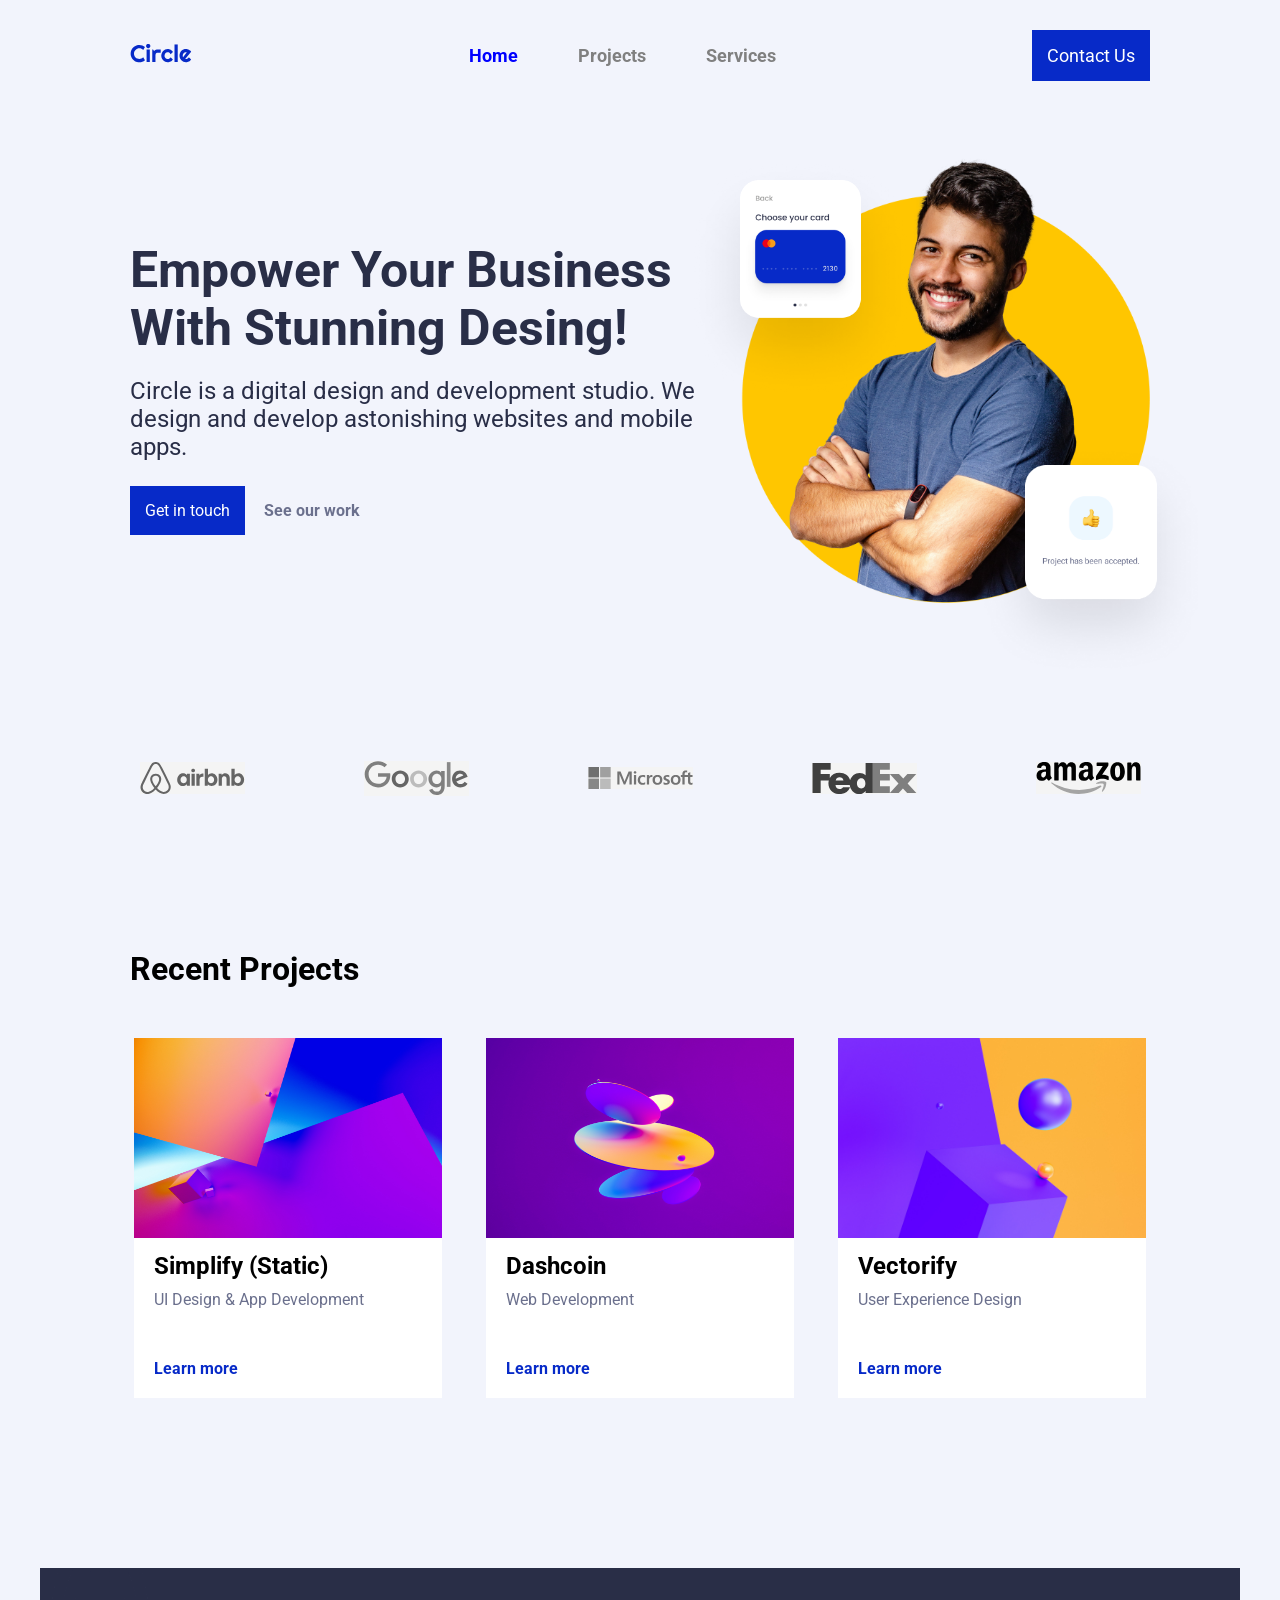
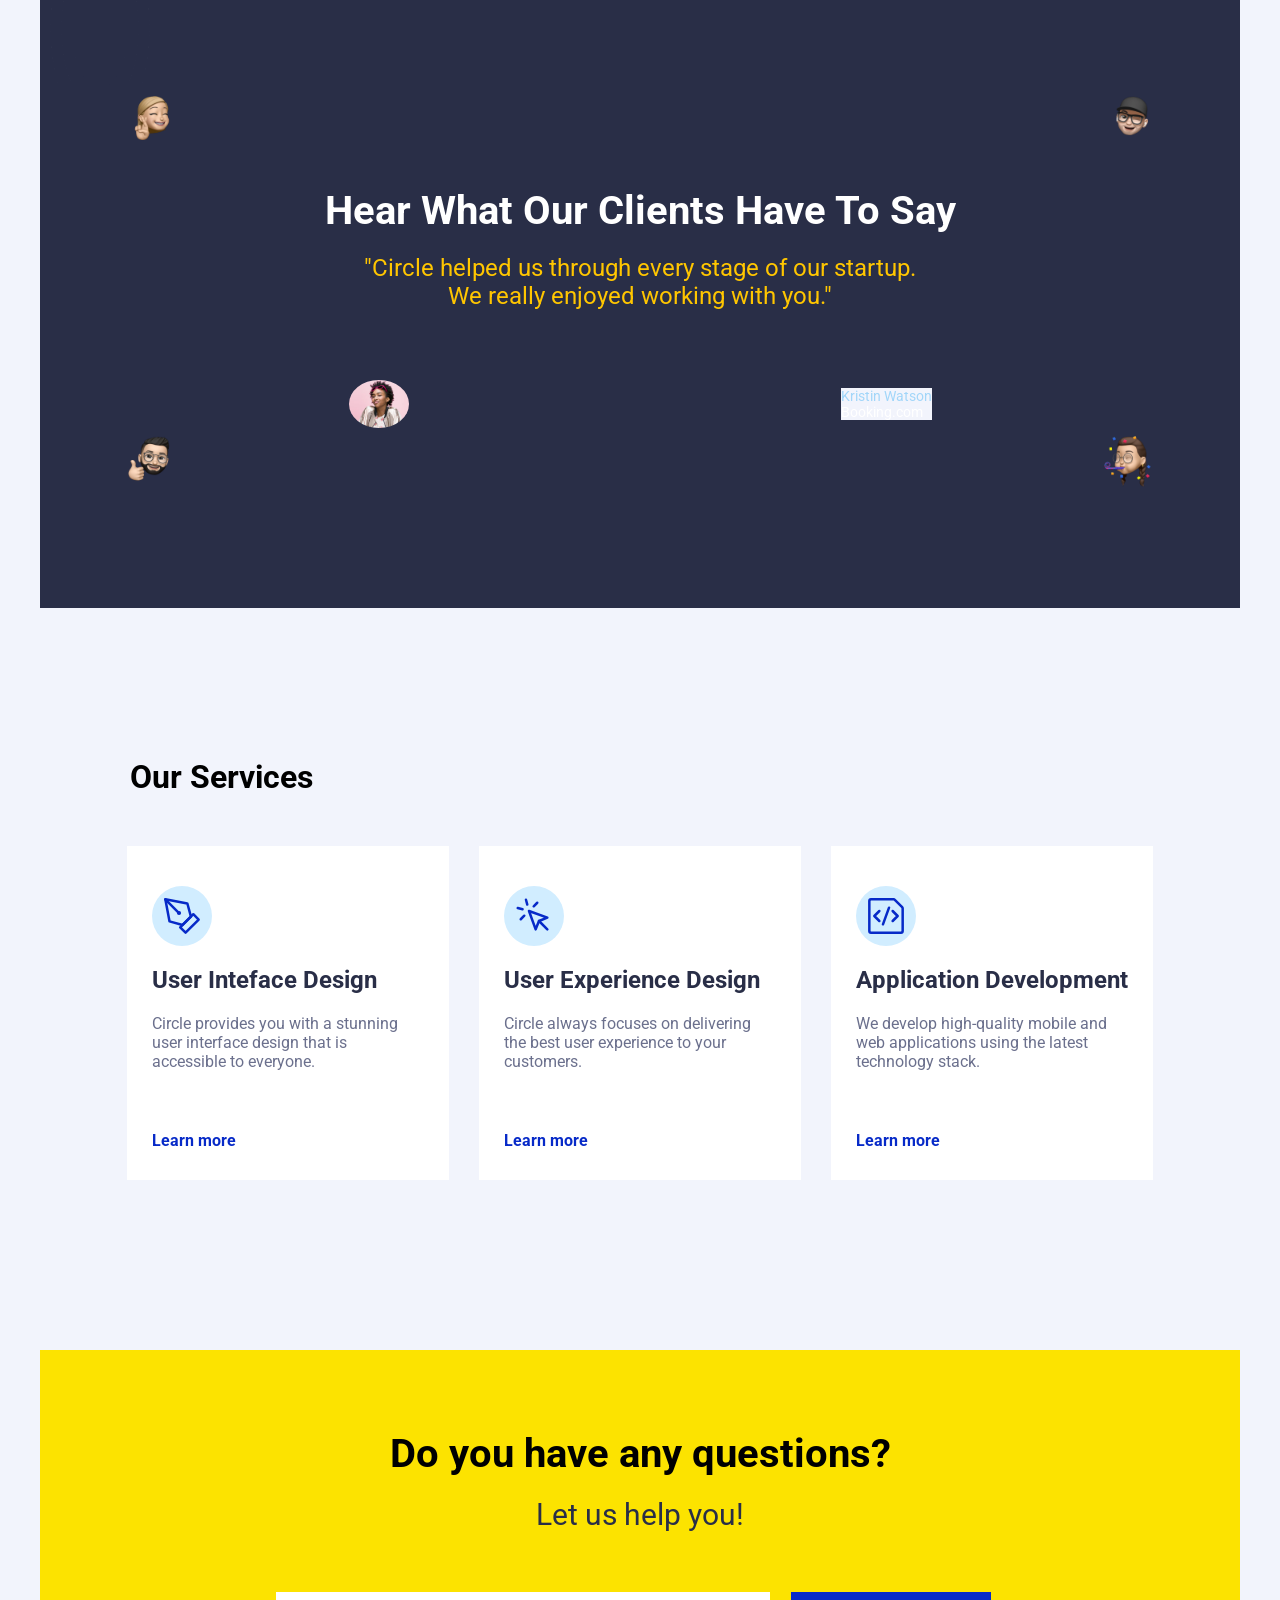
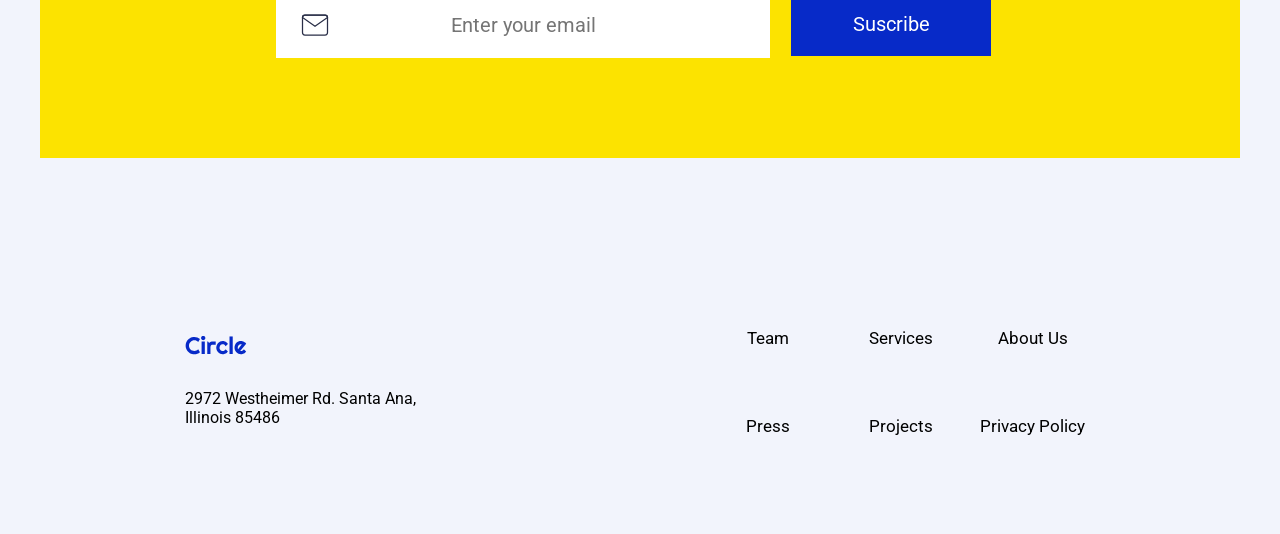
<file: index.html>
<!DOCTYPE html>
<html lang="en">

<head>
    <meta charset="UTF-8">
    <meta name="viewport" content="width=device-width, initial-scale=1.0">
    <title>Circle Agency</title>
    <link rel="stylesheet" type="text/css" href="./css/global.css" />
    <link rel="stylesheet" type="text/css" href="./css/scroll.css" />
    <link rel="stylesheet" type="text/css" href="./css/index.css" />
    <link rel="stylesheet" type="text/css" href="./css/burger.css" />
    <link rel="stylesheet" href="https://cdnjs.cloudflare.com/ajax/libs/font-awesome/4.7.0/css/font-awesome.min.css">
</head>

<body>
    <!-- Navbar -->
    <header>
        <nav class="navbar">
            <a class="logo" href="./index.html">
                <img src="./assets/logos/circle.svg" alt="Circle Logo" />
            </a>
            <ul class="main-nav-desktop">
                <li>
                    <a class="nav-links menu-selected blue" href="./index.html">Home</a>
                </li>
                <li>
                    <a class="nav-links" href="./index.html#projects">Projects</a>
                </li>
                <li>
                    <a class="nav-links" href="./index.html#services">Services</a>
                </li>
            </ul>
            <a class="btn capitalize" id="menuBtn" href="./proyectos/contact.html">Contact us</a>
            <div class="burger-menu">
                <div class="line"></div>
                <div class="line"></div>
                <div class="line"></div>
            </div>
        </nav>
        <ul class="main-nav">
            <li>
                <a class="nav-links menu-selected" href="./index.html">Home</a>
            </li>
            <li>
                <a class="nav-links" href="./index.html#projects">Projects</a>
            </li>
            <li>
                <a class="nav-links" href="./index.html#services">Services</a>
            </li>
        </ul>
    </header>
    <!-- Hero section -->
    <section class="hero">
        <div class="hero-content">
            <h1 class="capitalize">Empower your Business with stunning desing!</h1>
            <h3>
                Circle is a digital design and development studio. We design and
                develop astonishing websites and mobile apps.
            </h3>
            <div class="hero-content-buttons">
                <a class="btn" href="#newsletter">Get in touch</a>
                <a href="#projects">See our work</a>
            </div>
        </div>
        <div class="hero-images">
            <img class="img-hero" src="./assets/hero-section/hero-image.png" alt="Hero image" />
            <img class="img-card" src="./assets/hero-section/card-1.png" alt="Choose your credit card" />
            <img class="img-card img-card-botton" src="./assets/hero-section/card-2.png"
                alt="Project has been accepted card" />
        </div>
    </section>

    <!-- Clients section -->
    <section class="clients">
        <a href="https://www.airbnb.com" target="_blank">
            <img class="img-client" src="./assets/logos/airbnb-logo.svg" alt="airbnb logo" />
        </a>
        <a href="https://www.google.com" target="_blank">
            <img class="img-client" src="./assets/logos/google-logo.svg" alt="Google logo" />
        </a>
        <a href="https://www.microsoft.com" target="_blank">
            <img class="img-client" src="./assets/logos/microsoft-logo.svg" alt="Microsoft logo" />
        </a>
        <a href="https://www.fedex.com" target="_blank">
            <img class="img-client" src="./assets/logos/fedex-logo.svg" alt="FedEx logo" />
        </a>
        <a href="https://www.amazon.com" target="_blank">
            <img class="img-client" src="./assets/logos/amazon-logo.svg" alt="amazon logo" />
        </a>
    </section>

    <section id="projects" class="recent-projects" hidden>
        <h2 class="capitalize">Recent projects</h2>
        <div class="projects-container">
            <article class="project-card">
                <a class="project-wrapper" href="./proyectos/1.html?id=1">
                    <img class="img-project" src="./assets/projects-section/1.jpg" alt="Project 1" />
                    <div class="project-inner-card">
                        <h4 class="project-title">Simplify (Static)</h4>
                        <p class="project-description capitalize">
                            UI design & App development
                        </p>
                        <a class="learn-more" href="./proyectos/1.html?id=1">Learn more</a>
                    </div>
                </a>
            </article>
            <article class="project-card">
                <a class="project-wrapper" href="./proyectos/1.html?id=2">
                    <img class="img-project" src="./assets/projects-section/2.jpg" alt="Project 2" />
                    <div class="project-inner-card">
                        <h4 class="project-title">Dashcoin</h4>
                        <p class="project-description capitalize">Web development</p>
                        <a class="learn-more" href="./proyectos/1.html?id=2">Learn more</a>
                    </div>
                </a>
            </article>
            <article class="project-card">
                <a class="project-wrapper" href="./proyectos/1.html?id=3">
                    <img class="img-project" src="./assets/projects-section/3.jpg" alt="Project 3" />
                    <div class="project-inner-card">
                        <h4 class="project-title">Vectorify</h4>
                        <p class="project-description capitalize">
                            User experience design
                        </p>
                        <a class="learn-more" href="./proyectos/1.html?id=3">Learn more</a>
                    </div>
                </a>
            </article>
        </div>
    </section>

    <!-- Testimonial -->
    <section class="testimonial">
        <div class="container">

            <div class="testimonial-memojis">
                <img src="./assets/testimonial-section/memoji-1.png" alt="">
                <img src="./assets/testimonial-section/memoji-2.png" alt="">
                <img src="./assets/testimonial-section/memoji-3.png" alt="">
                <img src="./assets/testimonial-section/memoji-4.png" alt="">
            </div>

            <div class="testimonial-text">
                <h3>Hear What Our Clients Have To Say</h3>
                <p>
                    "Circle helped us through every stage of our startup.<br>
                    We really enjoyed working with you."
                </p>
            </div>

            <div class="testimonial-profile">
                <img src="./assets/testimonial-section/profile.png" alt="">
                <div>
                    <p>Kristin Watson</p>
                    <p>Booking.com</p>
                </div>
            </div>

        </div>
    </section>

    <!-- Services -->

    <section id="services" class="services">
        <h2 class="capitalize">Our services</h2>
        <div class="services-container">
            <article class="services-card">
                <div class="img-services">
                    <img src="./assets/services-section/icons/1.svg" alt="User inteface design icon" />
                </div>
                <h4 class="capitalize">User inteface design</h4>
                <p>
                    Circle provides you with a stunning user interface design that is
                    accessible to everyone.
                </p>
                <a class="learn-more" href="#">Learn more</a>
            </article>
            <article class="services-card">
                <div class="img-services">
                    <img src="./assets/services-section/icons/2.svg" alt="User experience design icon" />
                </div>
                <h4 class="capitalize">User experience design</h4>
                <p>
                    Circle always focuses on delivering the best user experience to your
                    customers.
                </p>
                <a class="learn-more" href="#">Learn more</a>
            </article>
            <article class="services-card">
                <div class="img-services">
                    <img src="./assets/services-section/icons/3.svg" alt="Application development icon" />
                </div>
                <h4 class="capitalize">Application development</h4>
                <p>
                    We develop high-quality mobile and web applications using the latest
                    technology stack.
                </p>
                <a class="learn-more" href="#">Learn more</a>
            </article>
        </div>
    </section>


    <!-- Newsletter -->

    <section class="newsletter">
        <h2>Do you have any questions?</h2>
        <h3>Let us help you!</h3>
        <form action="">
            <input id="email" name="email" type="email" placeholder="Enter your email" />
            <a class="newsletter-suscribe" href="../proyectos/contact.html">
                <input type="button" value="Suscribe" />
            </a>
        </form>
    </section>

    <!-- Footer -->

    <footer class="footer">
        <div class="address-info">
            <a class="address-info-logo" href="../index.html">
                <img src="./assets/logos/circle.svg" alt="Circle Logo" />
            </a>
            <p>
                2972 Westheimer Rd. Santa Ana,
                <br />
                Illinois 85486
            </p>
        </div>
        <ul class="sitemap">
            <li><a href="#">Team</a></li>
            <li><a href="#">Services</a></li>
            <li><a href="#">About Us</a></li>
            <li><a href="#">Press</a></li>
            <li><a href="#">Projects</a></li>
            <li><a href="#">Privacy Policy</a></li>
        </ul>
    </footer>

    <!-- Botón scroll -->
    <div class="scroll-to-top">
        <span class="fa fa-arrow-up btn-scroll btn-scroll-position btn-scroll-style"></span>
    </div>

    <!-- Scripts -->
    <script src="./js/scroll.js"></script>
    <script src="./js/index.js"></script>
    <script src="./js/burger.js"></script>

</body>

</html>
</file>
<file: css/global.css>
/* --- GLOBAL VARIABLES --- */

@import url("https://fonts.googleapis.com/css2?family=Roboto:wght@400;700&display=swap");

:root {
  --Primary: #072ac8;
  --PrimaryLight: #a2d6f9;
  --PrimaryLighter: #d1edff;
  --SecondaryLight: #fce300;
  --SecondaryDark: #ffc600;
  --NeutralLight: #f4f6fc;
  --NeutralMedium: #6b708d;
  --NeutralDark: #292e47;
  --Wrong: #b33a3a;
  --Right: #28a428;
  --White: #fff;
  --Black: #000;
  --Background: #f2f4fc;
}

html,
body {
  text-align: center;
  scroll-behavior: smooth;
  overflow-x: hidden;
}

* {
  margin: 0 auto;
  padding: 0;
  background: var(--Background);
  font-family: "Roboto", sans-serif;
  max-width: 1200px;
}

/* Base Style */

a {
  text-decoration: none;
  color: var(--NeutralMedium);
  font-weight: bold;
}

h1 {
  font-size: 40px;
  font-weight: 700;
  margin-bottom: 20px;
  color: var(--NeutralDark);
}

h2 {
  font-size: 32px;
}

h3 {
  font-size: 20px;
  color: var(--NeutralDark);
  font-weight: normal;
  margin-bottom: 40px;
}

h4 {
  font-size: 24px;
  color: var(--NeutralDark);
}

.capitalize {
  text-transform: capitalize;
}

/* Header */

header * {
  box-sizing: border-box;
  padding: 0;
  margin: 0;
}

.menu-selected {
  color: var(--Primary);
}

.navbar {
  margin: 30px auto;
  width: 85%;
  display: flex;
  font-size: 18px;
  margin-top: 20px;
  padding-bottom: 10px;
  flex-direction: row;
  align-items: center;
  flex-wrap: nowrap;
  justify-content: space-between;
}

.main-nav {
  display: none;
  list-style-type: none;
  color: var(--NeutralMedium);
  font-family: "Roboto";
  font-size: 17px;
  font-weight: 500;
  line-height: 22px;
}

.nav-links,
.logo {
  text-decoration: none;
}

.nav-links:hover {
  color: var(--Primary);
  text-decoration: underline;
}

.main-nav li {
  text-align: center;
  margin: 15px auto;
}

.navbar a.btn {
  background-color: var(--Primary);
  color: var(--White);
  padding: 15px;
  font-weight: normal;
}

.navbar-toggle {
  position: absolute;
  top: 10px;
  right: 20px;
  cursor: pointer;
  color: rgba(255, 255, 255, 0.8);
  font-size: 24px;
}

#chkToggle {
  display: none;
}

#menuBtn:hover {
  color: var(--SecondaryDark);
}

#chkToggle:checked + ul.main-nav,
#chkToggle:checked + a.btn {
  display: block;
}

/* Newsletter */
.newsletter {
  padding: 40px 20px;
  margin: 5%;
}

.newsletter h2 {
  margin-bottom: 20px;
}

.newsletter,
.newsletter h2,
.newsletter h3,
.newsletter form {
  background-color: var(--SecondaryLight);
}

.newsletter form {
  width: 70%;
}

.newsletter input {
  background-color: var(--White);
  border: none;
  padding: 20px;
  font-size: 18px;
  display: block;
  margin: 20px auto;
}

.newsletter input[type="email"] {
  background-image: url("../assets/newsletter/icon/mail.svg");
  background-repeat: no-repeat;
  background-position: 5%;
  border: 1px solid var(--White);
  text-align: center;
  width: 90%;
}

.newsletter input[type="email"]:hover {
  border: 1px solid var(--Black);
}

.newsletter input[type="button"] {
  background-color: var(--Primary);
  color: var(--White);
}

.newsletter input[type="button"]:hover {
  cursor: pointer;
  color: var(--SecondaryDark);
}

/* --- TABLET ADJUSTMENTS --- */

@media (min-width: 768px) {
  .newsletter {
    margin: 40px auto;
    padding: 80px;
    -top: 40px;
  }

  .newsletter form {
    display: grid;
    gap: 55px;
    grid-template-columns: 2fr 1fr;
  }

  .newsletter h2 {
    font-size: 40px;
  }

  .newsletter h3 {
    font-size: 30px;
  }

  .newsletter input {
    font-size: 20px;
  }

  .newsletter input[type="email"] {
    width: 100%;
  }

  .newsletter-suscribe {
    background-color: var(--SecondaryLight);
  }

  .newsletter-suscribe,
  .newsletter input[type="button"] {
    width: 160px;
  }
}

/* Footer */

.footer {
  margin-bottom: 50px;
}

.footer p,
.footer a {
  color: var(--neutralMedium);
  font-weight: normal;
}

.address-info p {
  margin: 20px 0;
}

.sitemap {
  display: grid;
  grid-template-columns: repeat(3, 1fr);
  font-size: 17px;
  list-style: none;
}

.sitemap li {
  margin: 20px 0;
}

.sitemap a:hover {
  color: var(--Primary);
  text-decoration: underline;
}

.address-info-logo {
  text-align: left;
}

/* Responsive */

@media (min-width: 992px) {
  .newsletter form {
    gap: 50px;
  }

  .newsletter-suscribe,
  .newsletter input[type="button"] {
    width: 200px;
  }
}

@media screen and (min-width: 768px) {
  .navbar {
    display: flex;
    justify-content: space-between;
    padding-bottom: 0;
    height: 70px;
    align-items: center;
  }

  #chkToggle:checked + ul.main-nav,
  #chkToggle:checked + a.btn {
    display: flex;
  }

  .main-nav {
    display: flex;
    margin-right: 30px;
    flex-direction: row;
    justify-content: flex-end;
  }

  .main-nav li {
    margin: 0;
  }

  .nav-links {
    margin-left: 40px;
  }

  .navbar-toggle {
    display: none;
  }

  .nav-links:hover {
    color: var(--Primary);
  }

  #menuBtn {
    margin-top: 0;
  }

  .footer {
    display: flex;
    align-items: center;
    justify-content: space-between;
    height: 100%;
  }

  .footer .logo {
    margin-bottom: 20px;
  }

  .footer p {
    text-align: left;
  }

  .address-info p {
    margin: 30px 0;
  }

  .address-info {
    text-align: left;
  }

  .sitemap {
    display: flex;
    flex-wrap: wrap;
    justify-content: space-between;
  }

  .sitemap li {
    flex: 0 32%;
    height: 60px;
    margin-bottom: 2%;
  }
}
</file>
<file: css/scroll.css>
.scroll-to-top {
    position: relative;
  }
  
  .btn-scroll-position {
    position: fixed;
    bottom: 40px;
    right: 25px;
    z-index: 20;
  }
  
  .btn-scroll-style {
    background-color: var(--NeutralMedium);
    border: 2px solid var(--White);
    border-radius: 50%;
    height: 50px;
    width: 50px;
    color: var(--White);
    cursor: pointer;
    animation: movebtn 3s ease-in-out infinite;
    box-shadow: 0 2px 5px rgba(000, 000, 000, .3);
    transition: all 0.5s ease-in-out;
    font-size: 30px !important;
    line-height: 45px !important;
    display: flex;
    justify-content: center;
    align-items: center;
    visibility: hidden;
  }
  
  .icon-style:hover {
    animation: none;
    background: var(--White);
    color: var(--NeutralMedium);
    border: 2px solid var(--NeutralMedium);
  }
  
  @keyframes movebtn {
    0% {
      transform: translateY(0px);
    }
    25% {
      transform: translateY(20px);
    }
    50% {
      transform: translateY(0px);
    }
    75% {
      transform: translateY(-20px);
    }
    100% {
      transform: translateY(0px);
    }
  }

  @media (min-width: 992px) {
    .btn-scroll-style {
        height: 55px;
        width: 55px;
        line-height: 50px !important;
    }
  }
</file>
<file: css/index.css>
section {
  margin-bottom: 150px !important;
}

.hero-content {
  text-align: left;
  margin-bottom: 50px;
}

.hero-content div.hero-content-buttons {
  margin: 0;
}

.hero {
  margin: 60px auto;
  max-width: 85%;
}

.hero-content-buttons a:hover {
  color: var(--Primary);
  text-decoration: underline;
}

.hero-content a.btn:hover {
  color: var(--SecondaryDark);
  text-decoration: none;
}

.btn {
  background-color: var(--Primary);
  color: var(--White);
  display: inline;
  margin-top: 30px;
}

.btn a {
  background-color: var(--Primary);
  color: var(--White);
  padding: 15px;
  font-weight: normal;
}

.hero div.hero-content-buttons a {
  padding: 15px;
}

.hero div.hero-content-buttons a.btn {
  font-weight: normal;
}

.hero-images {
  position: relative;
}

.img-hero {
  width: 600px;
  max-width: 100%;
}

.img-card {
  max-width: 250px;
  position: absolute;
  top: 0%;
  left: -15%;
  background-color: rgba(0, 0, 0, 0);
  display: none;
}

.img-card-botton {
  top: auto;
  left: auto;
  right: -15%;
  bottom: -15%;
}

/* Clients */

.clients {
  display: flex;
  justify-content: space-between;
  align-items: center;
  gap: 40px;
}

.img-client {
  width: 105px;
  margin: 0 auto;
  filter: grayscale(1);
  transition: all 0.4s ease-in-out;
}

.img-client:hover {
  filter: grayscale(0);
  width: 150px;
  transition: all 0.4s ease-in-out;
}

/* Projects */

.recent-projects {
  margin-top: 50px;
}

.recent-projects h2 {
  margin: 30px;
  text-align: left;
}

.project-card,
.project-card h4,
.project-card p,
.project-card a {
  background-color: var(--White);
  text-align: left;
  color: var(--Black);
}

.project-card {
  margin: 20px auto;
  padding-bottom: 10px;
  width: 80%;
}

.project-card:hover,
.services-card:hover {
  box-shadow: 10px 5px 5px var(--NeutralMedium);
}

.project-text {
  background-color: var(--White);
}

.project-card h4,
.project-card p,
.project-card a {
  margin: 10px 0;
}

.project-card h4,
.project-card p,
.project-card .learn-more {
  padding-left: 10px;
}

.project-card p {
  color: var(--NeutralMedium);
  font-weight: normal;
  margin-bottom: 50px;
}

.project-card a {
  color: var(--Primary);
}

.project-card img {
  display: inline;
  width: 100%;
  height: 200px;
}

.learn-more {
  margin-top: 50px;
  color: var(--Primary);
}

.learn-more:hover {
  cursor: pointer;
  text-decoration: underline;
}

.project-inner-card {
  background-color: var(--White);
  margin: 10px;
}

/* Testimonial */

.testimonial {
  background-color: var(--NeutralDark);
  background-image: url("../assets/testimonial-section/orbit.png");
  background-size: cover;
  background-repeat: no-repeat;
  position: relative;
  overflow: hidden;
  padding: 80px 0;
  margin: 5%;
  text-align: center;
}

.testimonial-memojis {
  background-color: rgba(0, 0, 0, 0);
  display: block;
}

.testimonial-memojis img {
  max-width: 75px;
  background-color: rgba(0, 0, 0, 0);
  position: absolute;
  background: transparent;
}

.testimonial-memoji1 {
  top: 5%;
  left: 5%;
  right: auto;
  bottom: auto;
}

.testimonial-memoji2 {
  top: 5%;
  left: auto;
  right: 5%;
  bottom: auto;
}

.testimonial-memoji3 {
  top: auto;
  left: 5%;
  right: auto;
  bottom: 5%;
}

.testimonial-memoji4 {
  top: auto;
  left: auto;
  right: 5%;
  bottom: 5%;
}
.testimonial-memojis img:nth-child(1) {
  top: 20px;
  left: 20px;
}

.testimonial-memojis img:nth-child(2) {
  top: 20px;
  right: 20px;
}

.testimonial-memojis img:nth-child(3) {
  bottom: 20px;
  left: 20px;
}

.testimonial-memojis img:nth-child(4) {
  bottom: 20px;
  right: 20px;
}

.testimonial-text {
  background-color: var(--NeutralDark);
  padding: 20px;
}

.testimonial-text h3 {
  color: var(--White);
  background-color: var(--NeutralDark);
  font-weight: bold;
  font-size: 30px;
}

.testimonial-text p {
  background-color: var(--NeutralDark);
  color: var(--SecondaryDark);
  font-size: 16px;
}

.testimonial-profile {
  background-color: var(--NeutralDark);
  display: flex;
  align-items: center;
  max-width: 200x;
  margin: 30px auto 0;
  align-items: center;
  justify-content: center;
  gap: 15px;
  background: transparent;
}

.testimonial-profile-info,
.testimonial-profile-info p.name,
.testimonial-profile-info p.origin {
  background-color: var(--NeutralDark);
  text-align: left;
}

.testimonial-profile-info p.name {
  color: var(--PrimaryLight);
}

.testimonial-profile-info p.origin {
  color: var(--White);
}

.testimonial-profile-img {
  width: 60px;
  height: 60px;
  border-radius: 50%;
}
.testimonial-profile div {
  text-align: left;
}

.testimonial-profile p:first-child {
  color: var(--PrimaryLight);
  font-size: 14px;
  margin: 0;
}

.testimonial-profile p:last-child {
  color: var(--White);
  font-size: 14px;
  margin: 0;
}

.testimonial-text p {
  color: var(--SecondaryLight);
  font-size: 18px;
  margin-top: 20px;
}

.testimonial {
  background-color: none;
  
  text-align: center;
  padding: 100px 20px;
  position: relative;
  overflow: hidden;
  background-size: 120px 120px;
}

.testimonial .container {
  position: relative;
  z-index: 2;
  background-color: var(--text-dark);
  max-width: 1000px;
  margin: 0 auto;
  padding: 80px 40px;
  background-size: 30px 30px;


}
.testimonial h3 {
  font-size: 30px;
  margin-bottom: 20px;
  color: white;
}

.testimonial p {
  color: #ffc600;
  font-size: 20px;
  
}

.testimonial-profile {
  margin-top: 30px;
  display: flex;
  justify-content: center;
  align-items: center;
  gap: 15px;
}

.testimonial-profile-info {
  text-align: left;
}
.testimonial-profile .name {
  color: var(--secondary-light);
  font-weight: 600;
}

.testimonial-profile .origin {
  color:var(--text-light);
  font-size: 14px;
}
.testimonial-profile img {
  width: 60px;
  border-radius: 50%;
}
.testimonial-memojis img {
  position: absolute;
  width: 60px;
}

/* posiciones */
.testimonial-memoji1 {
  top: 20px;
  left: 40px;
}

.testimonial-memoji2 {
  top: 20px;
  right: 40px;
}

.testimonial-memoji3 {
  bottom: 20px;
  left: 40px;
}

.testimonial-memoji4 {
  bottom: 20px;
  right: 40px;
}
/* Services */

.services h2 {
  margin: 30px;
  text-align: left;
}

.services-card,
.services-card h4,
.services-card p,
.services-card a {
  background-color: var(--White);
  text-align: left;
  padding: 10px;
}

.services-card p {
  color: var(--NeutralMedium);
  margin-bottom: 50px;
}

.services-card {
  margin: 20px auto;
  padding: 30px 15px;
  width: 80%;
}

.img-services {
  background-color: var(--PrimaryLighter);
  border-radius: 50%;
  padding: 10px;
  margin: 10px;
  width: 40px;
  height: 40px;
}

.img-services img {
  background-color: var(--PrimaryLighter);
}


.clients {
    display: flex;
    justify-content: center;
    align-items: center;
    gap: 40px;
    flex-wrap: wrap;
    align-content: center;
  }

  .clients a {
    width: 150px;
  }

/* Desktop */

@media (min-width: 768px) and (max-width: 1500px) {
  .img-hero {
    width: 900px;
  }

  .img-card {
    max-width: 240px;
  }
}

@media (min-width: 768px) and (max-width: 992px) {
  .img-hero {
    width: 800px;
  }

  .img-card {
    max-width: 200px;
  }
}

/* Tablet */

@media (min-width: 768px) {
  .clients {
    display: block;
  }

  .clients a {
    width: auto;
  }

  .hero {
    display: flex;
  }

  .hero-content {
    display: flex;
    flex-flow: column wrap;
    justify-content: center;
    margin-bottom: 20px;
    margin: 0 auto;
  }

  .img-card {
    display: inline-block;
  }

  .project-wrapper {
    background-color: var(--NeutralLight);
  }

  .clients,
  .services,
  .recent-projects {
    width: 90%;
    margin: 0 auto;
  }

  .clients {
    display: grid;
    grid-template-columns: repeat(3, 1fr);
    margin-top: 150px;
    margin-bottom: 200px;
  }

  .project-card {
    width: 40%;
  }

  .projects-container {
    display: flex;
    flex-flow: row wrap;
  }

  .testimonial {
    margin: 30px auto;
  }

  .testimonial-text h3 {
    font-size: 32px;
  }

  .testimonial-text p {
    font-size: 20px;
    margin-bottom: 20px;
  }

  .testimonial-memojis {
    display: inline-block;
  }
}

/* Desktop */

@media (min-width: 992px) {
  h1 {
    font-size: 50px;
  }

  .hero h3 {
    font-size: 24px;
  }

  .clients {
    display: flex;
    justify-content: space-between;
    align-items: center;
  }

  .img-hero {
    width: 800px;
    max-width: auto;
  }

  .services-container {
    display: flex;
    justify-content: space-between;
    gap: 30px;
    align-items: center;
    margin: 0 auto;
    width: 95%;
  }

  .projects-container {
    display: flex;
    justify-content: space-between;
    gap: 30px;
    align-items: center;
    margin: 0 auto;
    width: 95%;
  }

  .project-card {
    width: 30%;
  }

  .testimonial-text h3 {
    font-size: 40px;
  }

  .testimonial-text p {
    font-size: 24px;
  }

  .services-container {
    max-width: 1200px;
  }
}
</file>
<file: css/burger.css>
.burger-menu {
  width: 30px;
  cursor: pointer;
  z-index: 200;
}

.burger-menu:hover {
  cursor: pointer;
  z-index: 200;
}

.line {
  width: 25px;
  height: 3px;
  background-color: #1d1d1d;
  margin: 3px;
}

.main-nav {
  position: absolute;
  top: -1500px;
  right: 0;
  width: 200px;
  height: 110vh;
  gap: 20px;
  display: flex;
  list-style: none;
  margin: 0;
  padding: 0;
  flex-direction: column;
  align-items: center;
  background: linear-gradient(
    to bottom,
    rgba(169, 169, 169, 1) 0%,
    rgba(169, 169, 169, 0) 100%
  );
  justify-content: flex-start;
  z-index: 100;
  transition: all 0.3s ease-out;
}

.main-nav-desktop {
  display: none;
}

.nav-active {
  right: 0;
  top: 0;
  transition: all 0.3s ease-out;
}

.main-nav li,
.main-nav li a {
  margin-left: 10px;
  text-align: start;
  margin-top: 15px;
  width: 100px;
  padding: 5px;
  background-color: rgb(95, 124, 141);
}

.main-nav li:first-child {
  margin-top: 20vh;
}

.nav-links {
  text-decoration: none;
  color: #fff;
  margin-right: 20px;
}

.menu-selected {
  font-weight: bold;
}

.white {
  background-color: white;
}

.grey-background {
  background-color: rgb(169, 169, 169);
}

.no-scroll {
  overflow: hidden;
}

@media screen and (min-width: 769px) {
  .burger-menu {
    display: none;
  }

  .main-nav {
    display: none;
  }

  .main-nav-desktop {
    display: flex;
  }

  li {
    list-style-type: none;
  }

  .main-nav-desktop li a {
    color: grey;
  }

  .main-nav-desktop li .blue {
    color: blue;
  }
}
</file>
